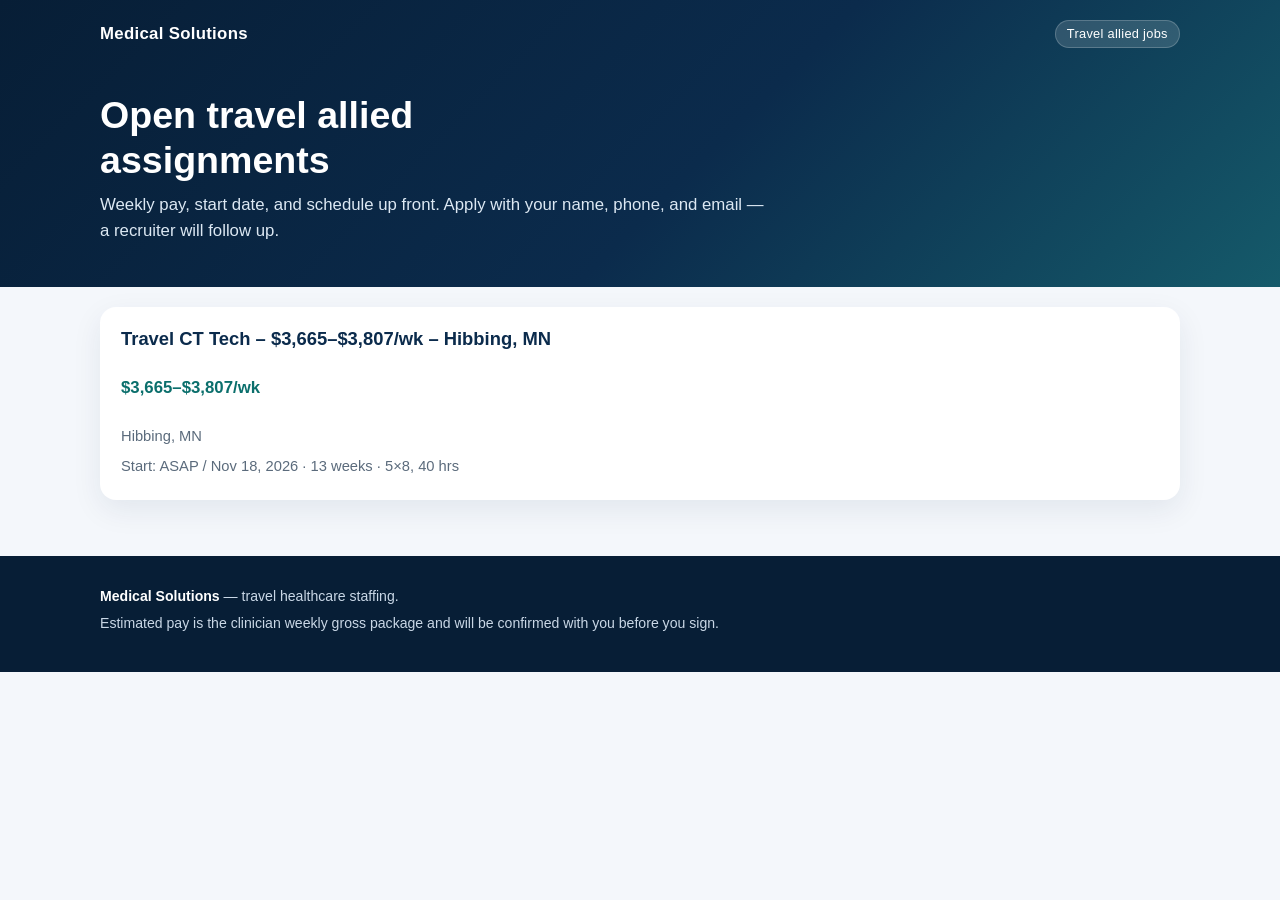
<file: index.html>
<!DOCTYPE html>
<html lang="en">
<head>
  <meta charset="utf-8">
  <meta name="viewport" content="width=device-width, initial-scale=1">
  <title>Travel allied jobs | Medical Solutions</title>
  <meta name="description" content="Open travel allied assignments from Medical Solutions. View weekly pay, start dates, and apply in about a minute.">
  <meta name="robots" content="index, follow">
  <link rel="stylesheet" href="css/site.css">
</head>
<body>
  <header class="site">
    <div class="wrap">
      <div class="brand">
        <a href="index.html"><strong>Medical Solutions</strong></a>
        <span class="pill">Travel allied jobs</span>
      </div>
      <div class="hub-intro">
        <h1>Open travel allied assignments</h1>
        <p class="lede">Weekly pay, start date, and schedule up front. Apply with your name, phone, and email — a recruiter will follow up.</p>
      </div>
    </div>
  </header>

  <main class="wrap">
    <section id="job-grid" class="job-grid" aria-label="Open jobs"></section>
  </main>

  <footer class="site">
    <div class="wrap">
      <p><strong style="color:#fff;">Medical Solutions</strong> — travel healthcare staffing.</p>
      <p>Estimated pay is the clinician weekly gross package and will be confirmed with you before you sign.</p>
    </div>
  </footer>
  <script src="js/jobs.js"></script>
  <script src="js/hub.js"></script>
</body>
</html>
</file>
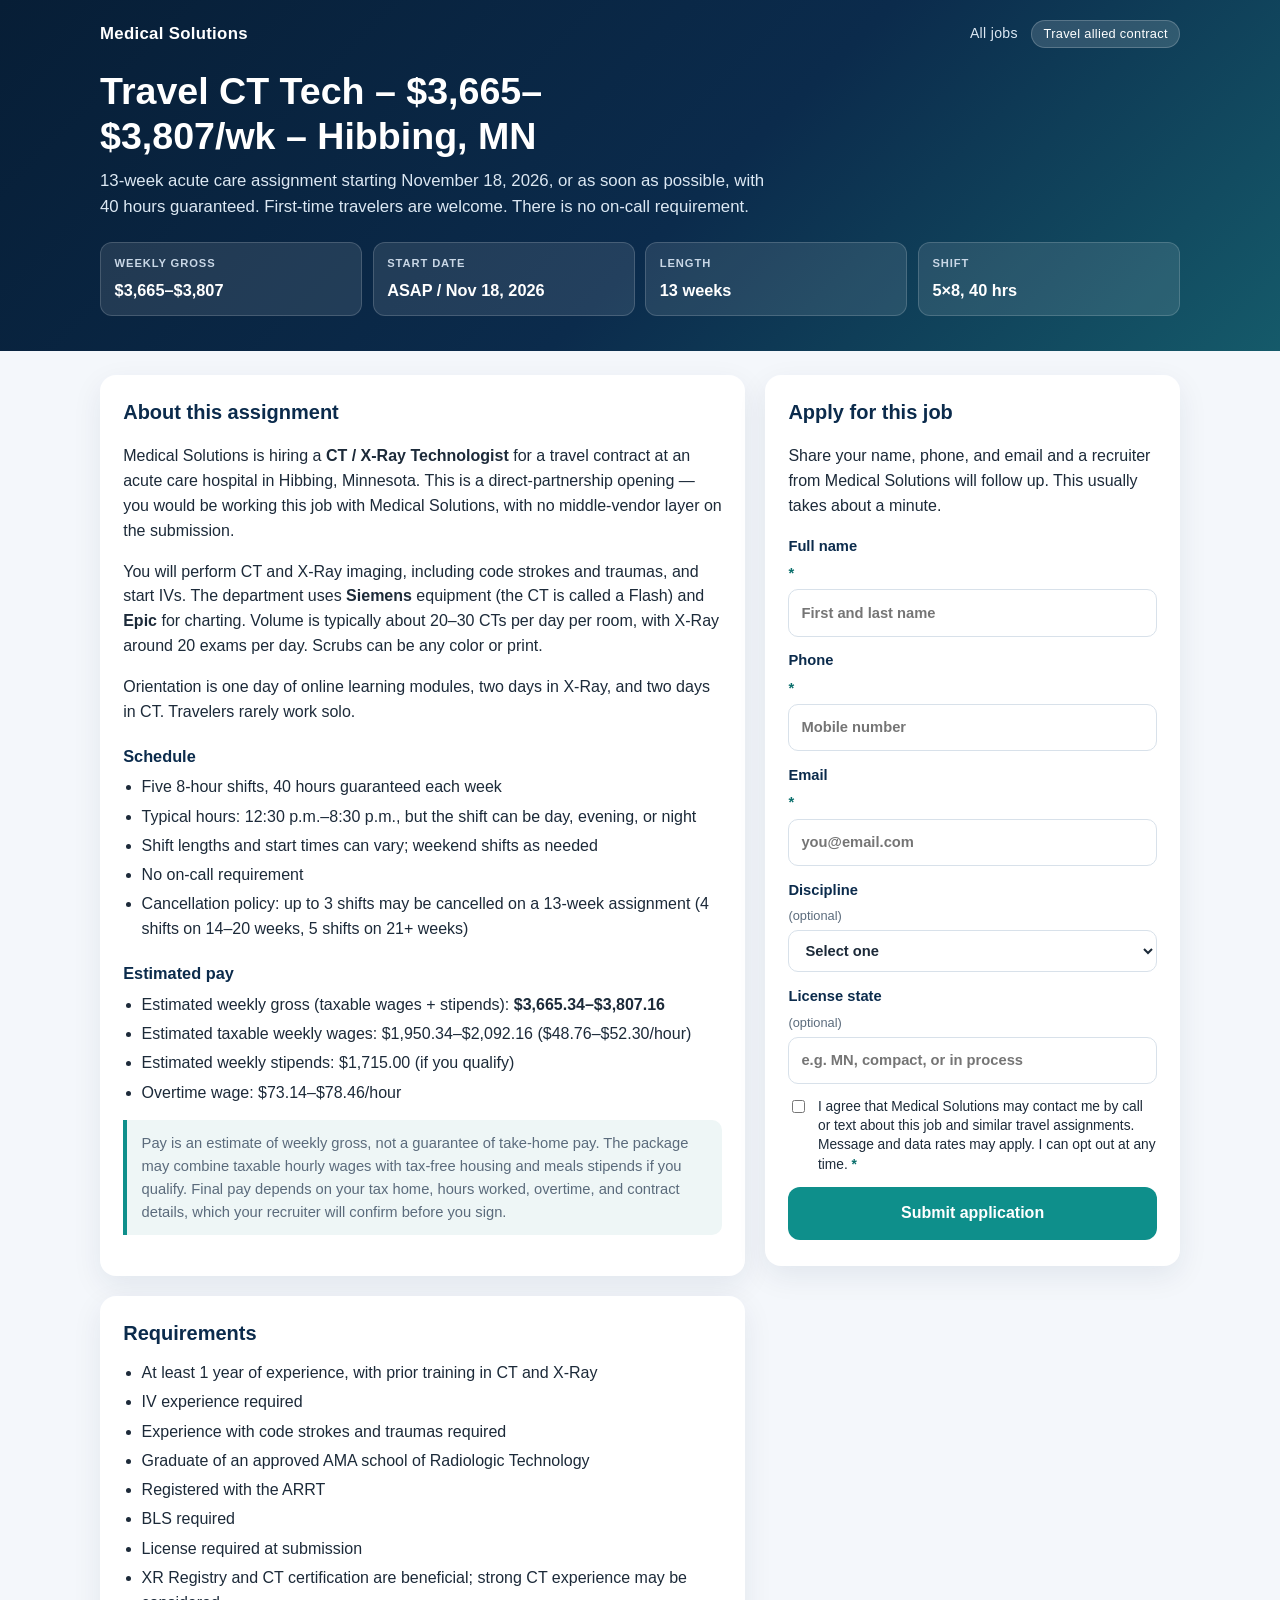
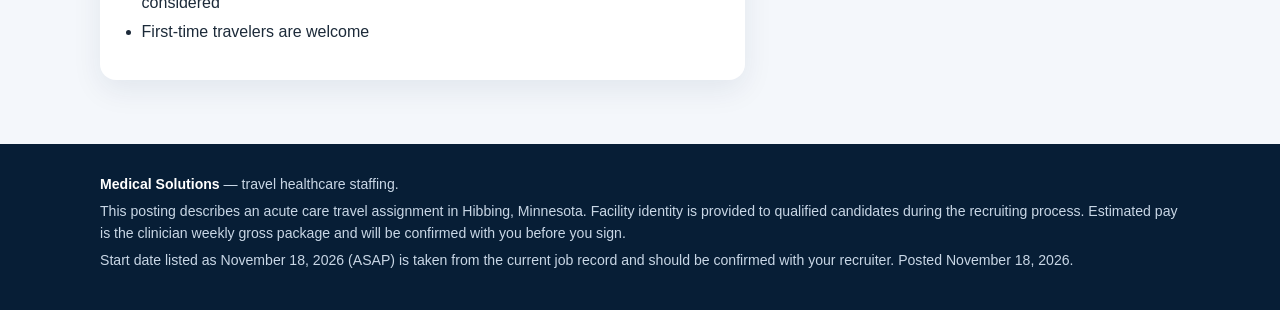
<file: jobs/travel-ct-tech-hibbing-mn.html>
<!DOCTYPE html>
<html lang="en">
<head>
  <meta charset="utf-8">
  <meta name="viewport" content="width=device-width, initial-scale=1">
  <title>Travel CT Tech – $3,665–$3,807/wk – Hibbing, MN</title>
  <meta name="description" content="13-week travel CT / X-Ray Technologist contract in Hibbing, Minnesota, starting November 18, 2026 or ASAP. Estimated $3,665–$3,807 weekly gross. 40 hours guaranteed. No on-call. First-time travelers welcome. Apply with Medical Solutions.">
  <meta name="robots" content="index, follow">
  <link rel="stylesheet" href="../css/site.css">
  <script type="application/ld+json" id="jobposting-jsonld">
  {
    "@context": "https://schema.org/",
    "@type": "JobPosting",
    "title": "Travel CT / Radiology Technologist",
    "description": "<p>Medical Solutions is hiring a travel CT / X-Ray Technologist for a 13-week contract at an acute care hospital in Hibbing, Minnesota. Start date is November 18, 2026, or as soon as possible.</p><p>Schedule is five 8-hour shifts (40 hours guaranteed), typically 12:30 p.m. to 8:30 p.m., and may include day, evening, or night shifts, with variable start times and weekends as needed. There is no on-call requirement.</p><p>Estimated weekly gross pay is $3,665.34 to $3,807.16, which includes estimated taxable wages of $1,950.34 to $2,092.16 plus weekly stipends of $1,715.00 if you qualify.</p><p>Duties include CT and X-Ray imaging, code stroke and trauma response, and IV placement on Siemens equipment (CT Flash). Requirements: at least 1 year of experience, prior CT and X-Ray training, IV experience, and experience with code strokes and traumas; graduation from an approved AMA school of Radiologic Technology; ARRT registration; BLS; and a license required at submission. XR Registry and CT certification are beneficial; strong CT experience may be considered. First-time travelers are welcome. Orientation is 1 day of online modules, 2 days in X-Ray, and 2 days in CT.</p>",
    "identifier": {
      "@type": "PropertyValue",
      "name": "Medical Solutions",
      "value": "MS-CT-RAD-HIBBING-MN"
    },
    "datePosted": "2026-11-18",
    "validThrough": "2026-12-18",
    "employmentType": ["TEMPORARY", "CONTRACTOR"],
    "hiringOrganization": {
      "@type": "Organization",
      "name": "Medical Solutions",
      "sameAs": "https://www.medicalsolutions.com/"
    },
    "jobLocation": {
      "@type": "Place",
      "address": {
        "@type": "PostalAddress",
        "addressLocality": "Hibbing",
        "addressRegion": "MN",
        "addressCountry": "US"
      }
    },
    "directApply": true,
    "industry": "Hospital & Health Care",
    "occupationalCategory": "29-2034.00",
    "workHours": "40 hours per week, 5 x 8-hour shifts, no on-call",
    "qualifications": "Graduate of an approved AMA school of Radiologic Technology; ARRT registered; BLS required; license required at submission; at least 1 year of experience; prior training in CT and X-Ray; IV experience; experience with code strokes and traumas. XR Registry and CT certification beneficial; strong CT experience may be considered.",
    "skills": "CT imaging, X-Ray imaging, IV placement, code stroke, trauma imaging, Siemens CT Flash, Epic",
    "experienceRequirements": {
      "@type": "OccupationalExperienceRequirements",
      "monthsOfExperience": 12
    },
    "baseSalary": {
      "@type": "MonetaryAmount",
      "currency": "USD",
      "value": {
        "@type": "QuantitativeValue",
        "minValue": 3665.34,
        "maxValue": 3807.16,
        "unitText": "WEEK"
      }
    }
  }
  </script>
</head>
<body class="job-page">
  <header class="site">
    <div class="wrap">
      <div class="brand">
        <a href="../index.html"><strong>Medical Solutions</strong></a>
        <div class="brand-nav">
          <a href="../index.html">All jobs</a>
          <span class="pill">Travel allied contract</span>
        </div>
      </div>
      <h1>Travel CT Tech – $3,665–$3,807/wk – Hibbing, MN</h1>
      <p class="lede">13-week acute care assignment starting November 18, 2026, or as soon as possible, with 40 hours guaranteed. First-time travelers are welcome. There is no on-call requirement.</p>
      <section class="hero-facts" aria-label="Job highlights">
        <article>
          <h2>Weekly gross</h2>
          <p>$3,665–$3,807</p>
        </article>
        <article>
          <h2>Start date</h2>
          <p>ASAP / Nov 18, 2026</p>
        </article>
        <article>
          <h2>Length</h2>
          <p>13 weeks</p>
        </article>
        <article>
          <h2>Shift</h2>
          <p>5×8, 40 hrs</p>
        </article>
      </section>
    </div>
  </header>

  <main class="wrap">
    <div class="layout">
      <div class="content">
        <section class="card" id="about">
          <h2 class="section">About this assignment</h2>
          <p>Medical Solutions is hiring a <strong>CT / X-Ray Technologist</strong> for a travel contract at an acute care hospital in Hibbing, Minnesota. This is a direct-partnership opening — you would be working this job with Medical Solutions, with no middle-vendor layer on the submission.</p>
          <p>You will perform CT and X-Ray imaging, including code strokes and traumas, and start IVs. The department uses <strong>Siemens</strong> equipment (the CT is called a Flash) and <strong>Epic</strong> for charting. Volume is typically about 20–30 CTs per day per room, with X-Ray around 20 exams per day. Scrubs can be any color or print.</p>
          <p>Orientation is one day of online learning modules, two days in X-Ray, and two days in CT. Travelers rarely work solo.</p>

          <h3>Schedule</h3>
          <ul>
            <li>Five 8-hour shifts, 40 hours guaranteed each week</li>
            <li>Typical hours: 12:30 p.m.–8:30 p.m., but the shift can be day, evening, or night</li>
            <li>Shift lengths and start times can vary; weekend shifts as needed</li>
            <li>No on-call requirement</li>
            <li>Cancellation policy: up to 3 shifts may be cancelled on a 13-week assignment (4 shifts on 14–20 weeks, 5 shifts on 21+ weeks)</li>
          </ul>

          <h3>Estimated pay</h3>
          <ul>
            <li>Estimated weekly gross (taxable wages + stipends): <strong>$3,665.34–$3,807.16</strong></li>
            <li>Estimated taxable weekly wages: $1,950.34–$2,092.16 ($48.76–$52.30/hour)</li>
            <li>Estimated weekly stipends: $1,715.00 (if you qualify)</li>
            <li>Overtime wage: $73.14–$78.46/hour</li>
          </ul>
          <p class="note">Pay is an estimate of weekly gross, not a guarantee of take-home pay. The package may combine taxable hourly wages with tax-free housing and meals stipends if you qualify. Final pay depends on your tax home, hours worked, overtime, and contract details, which your recruiter will confirm before you sign.</p>
        </section>

        <section class="card" id="requirements" style="margin-top:1.25rem;">
          <h2 class="section">Requirements</h2>
          <ul>
            <li>At least 1 year of experience, with prior training in CT and X-Ray</li>
            <li>IV experience required</li>
            <li>Experience with code strokes and traumas required</li>
            <li>Graduate of an approved AMA school of Radiologic Technology</li>
            <li>Registered with the ARRT</li>
            <li>BLS required</li>
            <li>License required at submission</li>
            <li>XR Registry and CT certification are beneficial; strong CT experience may be considered</li>
            <li>First-time travelers are welcome</li>
          </ul>
        </section>
      </div>

      <aside class="apply-col" id="apply">
        <section class="card">
          <h2 class="section">Apply for this job</h2>
          <p>Share your name, phone, and email and a recruiter from Medical Solutions will follow up. This usually takes about a minute.</p>

          <p id="form-placeholder" class="form-placeholder"><strong>Form not connected yet:</strong> after the Google Apps Script web app is deployed, paste its URL into <code>js/apply.js</code> as <code>APPS_SCRIPT_URL</code>.</p>

          <div id="thank-you" class="thank-you">
            <p class="form-status ok"><strong>Thanks — we got your application.</strong> A Medical Solutions recruiter will follow up with you shortly.</p>
          </div>

          <p id="form-status" class="form-status" hidden></p>

          <form id="apply-form" class="apply-form" action="#" method="post" novalidate>
            <input type="hidden" name="job_id" value="MS-CT-RAD-HIBBING-MN">
            <input type="hidden" name="job_title" value="Travel CT Tech – $3,665–$3,807/wk – Hibbing, MN">
            <input type="hidden" name="specialty" value="CT / X-Ray Technologist">
            <input type="hidden" name="src" value="Website">
            <label>
              Full name <span class="req">*</span>
              <input type="text" name="full_name" autocomplete="name" required placeholder="First and last name">
            </label>
            <label>
              Phone <span class="req">*</span>
              <input type="tel" name="phone" autocomplete="tel" required placeholder="Mobile number">
            </label>
            <label>
              Email <span class="req">*</span>
              <input type="email" name="email" autocomplete="email" required placeholder="you@email.com">
            </label>
            <label>
              Discipline <span class="optional">(optional)</span>
              <select name="discipline">
                <option value="">Select one</option>
                <option value="CT / Rad Tech">CT / Rad Tech</option>
                <option value="CT Technologist">CT Technologist</option>
                <option value="Radiologic Technologist">Radiologic Technologist (X-Ray)</option>
                <option value="Other allied">Other allied</option>
              </select>
            </label>
            <label>
              License state <span class="optional">(optional)</span>
              <input type="text" name="license_state" autocomplete="off" placeholder="e.g. MN, compact, or in process">
            </label>
            <label class="consent">
              <input type="checkbox" name="consent" value="yes" required>
              <span>I agree that Medical Solutions may contact me by call or text about this job and similar travel assignments. Message and data rates may apply. I can opt out at any time. <span class="req">*</span></span>
            </label>
            <button type="submit">Submit application</button>
          </form>
        </section>
      </aside>
    </div>
  </main>

  <div class="sticky-cta"><a href="#apply">Apply now</a></div>

  <footer class="site">
    <div class="wrap">
      <p><strong style="color:#fff;">Medical Solutions</strong> — travel healthcare staffing.</p>
      <p>This posting describes an acute care travel assignment in Hibbing, Minnesota. Facility identity is provided to qualified candidates during the recruiting process. Estimated pay is the clinician weekly gross package and will be confirmed with you before you sign.</p>
      <p>Start date listed as November 18, 2026 (ASAP) is taken from the current job record and should be confirmed with your recruiter. Posted November 18, 2026.</p>
    </div>
  </footer>
  <script src="../js/apply.js"></script>
</body>
</html>
</file>
<file: css/site.css>
/* Shared styles for the Medical Solutions travel-allied job site */
:root {
  --navy: #0b2b4c;
  --navy-deep: #071e36;
  --teal: #0e8f8b;
  --teal-dark: #0b6f6c;
  --gold: #d4a017;
  --bg: #f4f7fb;
  --card: #ffffff;
  --text: #1c2a39;
  --muted: #5b6b7c;
  --line: #d8e1ea;
  --shadow: 0 10px 30px rgba(11, 43, 76, 0.08);
  --radius: 16px;
  --ok: #157347;
  --err: #b42318;
}
* { box-sizing: border-box; }
html { scroll-behavior: smooth; }
body {
  margin: 0;
  font-family: "Segoe UI", Calibri, "Helvetica Neue", Arial, sans-serif;
  color: var(--text);
  background: var(--bg);
  line-height: 1.55;
}
a { color: var(--teal-dark); }
.wrap { width: min(1080px, calc(100% - 2rem)); margin: 0 auto; }

header.site {
  background: linear-gradient(135deg, var(--navy-deep), var(--navy) 55%, #155a6a);
  color: #fff;
  padding: 1.25rem 1.25rem 2.2rem;
}
.brand {
  display: flex;
  justify-content: space-between;
  align-items: center;
  gap: 1rem;
  font-size: 0.95rem;
  letter-spacing: 0.02em;
}
.brand a { color: #fff; text-decoration: none; }
.brand strong { font-size: 1.05rem; }
.brand-nav { display: flex; gap: 0.85rem; align-items: center; font-size: 0.88rem; }
.brand-nav a { color: #dce8f3; text-decoration: none; }
.brand-nav a:hover { color: #fff; }
.pill {
  display: inline-block;
  background: rgba(255,255,255,0.14);
  border: 1px solid rgba(255,255,255,0.2);
  border-radius: 999px;
  padding: 0.2rem 0.7rem;
  font-size: 0.8rem;
  color: #fff;
}
header.site h1 {
  font-size: clamp(1.55rem, 4vw, 2.35rem);
  line-height: 1.2;
  margin: 1.3rem 0 0.55rem;
  max-width: 22ch;
}
.lede { color: #dce8f3; max-width: 42rem; margin: 0; font-size: 1.05rem; }

.hero-facts {
  display: grid;
  grid-template-columns: repeat(4, 1fr);
  gap: 0.65rem;
  margin-top: 1.4rem;
}
.hero-facts article {
  background: rgba(255,255,255,0.1);
  border: 1px solid rgba(255,255,255,0.16);
  border-radius: 12px;
  padding: 0.75rem 0.85rem;
}
.hero-facts h2 {
  margin: 0;
  font-size: 0.7rem;
  text-transform: uppercase;
  letter-spacing: 0.08em;
  color: #c9d7e6;
  font-weight: 650;
}
.hero-facts p {
  margin: 0.3rem 0 0;
  font-size: 1.02rem;
  font-weight: 700;
  color: #fff;
}

.layout {
  display: grid;
  grid-template-columns: 1.4fr 0.9fr;
  gap: 1.25rem;
  align-items: start;
  padding: 1.5rem 0 4rem;
}
.card {
  background: var(--card);
  border-radius: var(--radius);
  box-shadow: var(--shadow);
  padding: 1.4rem 1.45rem 1.6rem;
}
h2.section {
  margin: 0 0 0.75rem;
  font-size: 1.25rem;
  color: var(--navy);
}
h3 { margin: 1.2rem 0 0.4rem; font-size: 1.02rem; color: var(--navy); }
.card ul { margin: 0.3rem 0 0.6rem; padding-left: 1.15rem; }
.card li { margin: 0.28rem 0; }
.note {
  background: #eef6f6;
  border-left: 4px solid var(--teal);
  padding: 0.75rem 0.9rem;
  border-radius: 0 10px 10px 0;
  color: var(--muted);
  font-size: 0.92rem;
}

form { display: grid; gap: 0.8rem; }
label { display: grid; gap: 0.28rem; font-weight: 650; font-size: 0.92rem; color: var(--navy); }
.optional { font-weight: 500; color: var(--muted); font-size: 0.8rem; }
input, select, textarea {
  font: inherit;
  padding: 0.7rem 0.75rem;
  border: 1px solid var(--line);
  border-radius: 10px;
  background: #fff;
  color: var(--text);
  width: 100%;
}
input:focus, select:focus, textarea:focus {
  outline: 2px solid var(--teal);
  border-color: var(--teal);
}
.consent {
  display: flex;
  align-items: flex-start;
  gap: 0.6rem;
  font-weight: 500;
  font-size: 0.86rem;
  color: var(--text);
  line-height: 1.4;
}
.consent input { width: auto; margin-top: 0.2rem; flex: 0 0 auto; }
.req { color: var(--teal-dark); font-weight: 700; }
button[type="submit"], .btn {
  background: var(--teal);
  color: #fff;
  border: 0;
  border-radius: 12px;
  padding: 0.9rem 1rem;
  font: inherit;
  font-weight: 750;
  cursor: pointer;
  text-decoration: none;
  display: inline-block;
  text-align: center;
}
button[type="submit"]:hover, .btn:hover { background: var(--teal-dark); }
button[type="submit"]:disabled { opacity: 0.7; cursor: not-allowed; }
.form-placeholder, .form-status {
  font-size: 0.86rem;
  border-radius: 10px;
  padding: 0.7rem 0.8rem;
}
.form-placeholder {
  color: var(--muted);
  background: #fff8e8;
  border: 1px dashed var(--gold);
}
.form-status.ok {
  background: #e8f6ee;
  border: 1px solid #b7e0c4;
  color: var(--ok);
}
.form-status.err {
  background: #fdecea;
  border: 1px solid #f5c2c0;
  color: var(--err);
}
.thank-you { display: none; }
.thank-you.visible { display: block; }
.apply-form.hidden { display: none; }

footer.site {
  background: var(--navy-deep);
  color: #c9d7e6;
  padding: 1.5rem 0 2rem;
  font-size: 0.88rem;
}
footer.site p { margin: 0.35rem 0; }
footer.site a { color: #fff; }

.sticky-cta {
  display: none;
  position: fixed;
  left: 0; right: 0; bottom: 0;
  background: var(--navy);
  color: #fff;
  padding: 0.7rem 1rem;
  box-shadow: 0 -6px 20px rgba(0,0,0,0.18);
  z-index: 20;
}
.sticky-cta a {
  display: block;
  text-align: center;
  background: var(--teal);
  color: #fff;
  text-decoration: none;
  font-weight: 750;
  border-radius: 10px;
  padding: 0.7rem;
}

/* Hub */
.hub-intro { padding: 1.5rem 0 0.5rem; }
.hub-intro h1 { color: #fff; }
.job-grid {
  display: grid;
  grid-template-columns: repeat(auto-fit, minmax(280px, 1fr));
  gap: 1.1rem;
  padding: 1.25rem 0 3.5rem;
}
.job-card {
  background: var(--card);
  border-radius: var(--radius);
  box-shadow: var(--shadow);
  padding: 1.2rem 1.25rem 1.3rem;
  display: grid;
  gap: 0.45rem;
  text-decoration: none;
  color: inherit;
  border: 1px solid transparent;
}
.job-card:hover { border-color: var(--teal); }
.job-card h2 {
  margin: 0;
  font-size: 1.15rem;
  color: var(--navy);
  line-height: 1.3;
}
.job-card .pay { color: var(--teal-dark); font-weight: 750; font-size: 1.05rem; }
.job-meta { margin: 0; color: var(--muted); font-size: 0.92rem; }
.empty-jobs { color: var(--muted); padding: 2rem 0; }

@media (max-width: 820px) {
  .layout { grid-template-columns: 1fr; }
  header.site { padding-bottom: 1.75rem; }
  .hero-facts { grid-template-columns: 1fr 1fr; }
  .apply-col { order: -1; }
  .job-page .sticky-cta { display: block; }
  .job-page body, body.job-page { padding-bottom: 4.5rem; }
}
</file>
